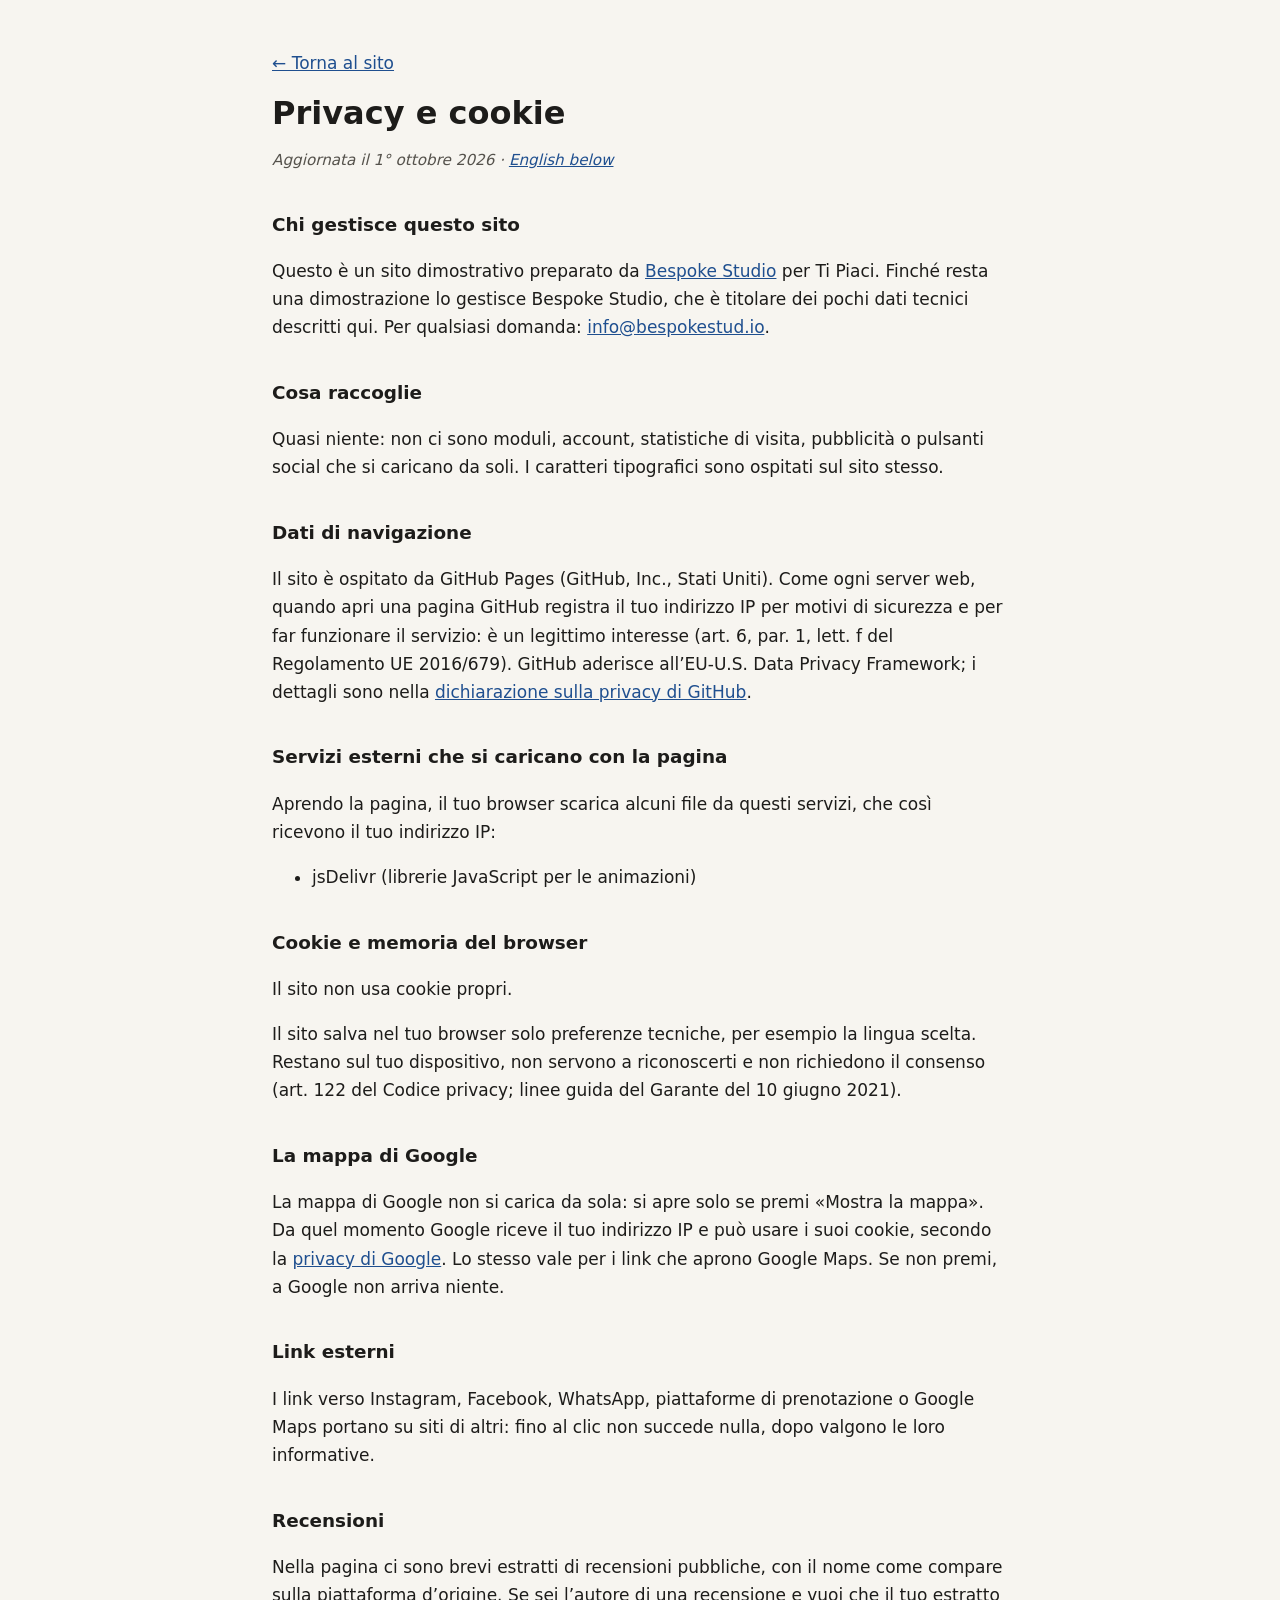
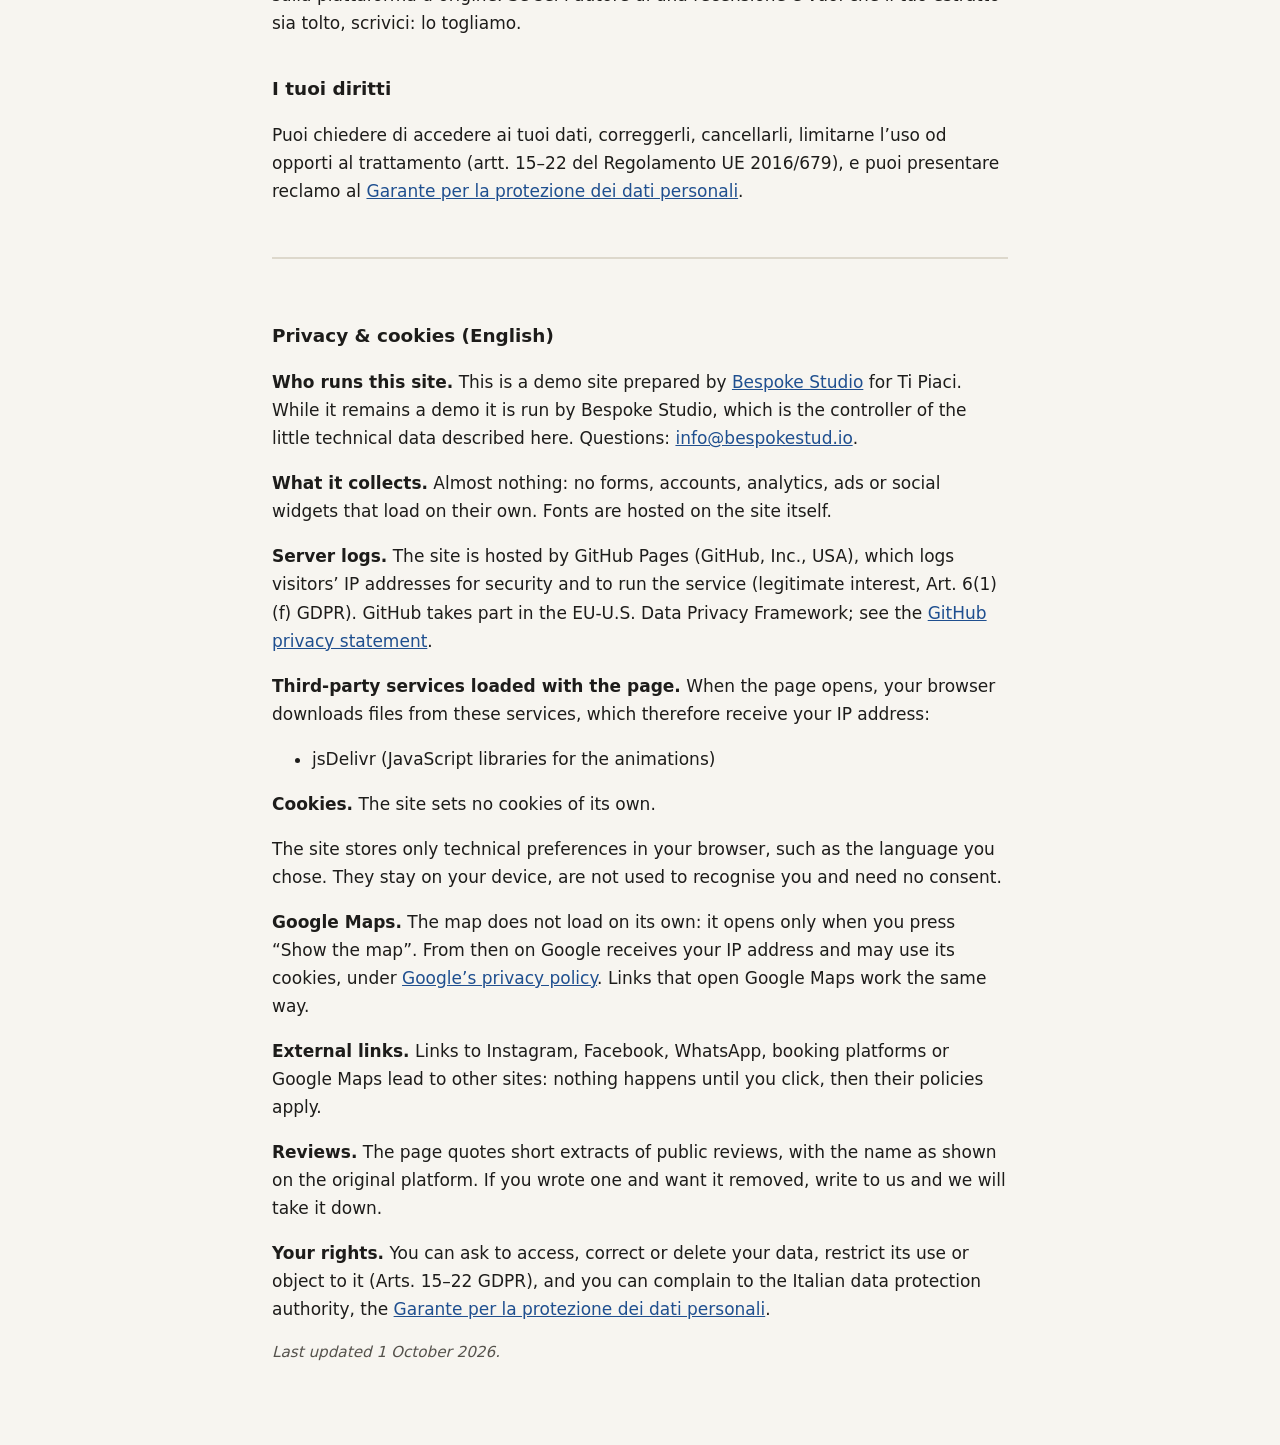
<file: privacy.html>
<!DOCTYPE html>
<html lang="it">
<head>
  <meta charset="UTF-8">
  <meta name="viewport" content="width=device-width, initial-scale=1.0">
  <meta name="robots" content="noindex">
  <title>Privacy e cookie · Ti Piaci</title>
  <meta name="description" content="Informativa privacy e cookie del sito Ti Piaci.">
  <style>
    body { margin: 0; background: #f7f5f0; color: #1d1c1a; font: 17px/1.65 system-ui, -apple-system, "Segoe UI", Roboto, sans-serif; }
    main { max-width: 46rem; margin: 0 auto; padding: 32px 20px 64px; }
    h1 { font-size: 2rem; line-height: 1.2; margin: 0.4em 0 0.2em; }
    h2 { font-size: 1.15rem; margin: 2em 0 0.4em; }
    a { color: #1f4f8f; }
    .data { color: #55524c; font-style: italic; font-size: 0.95rem; }
    .en { margin-top: 3em; padding-top: 1.5em; border-top: 2px solid #ddd8cc; }
    code { font-size: 0.9em; background: #ebe7dc; padding: 0 4px; border-radius: 3px; }
  </style>
</head>
<body>
<main>
  <p><a href="index.html">← Torna al sito</a></p>
  <h1>Privacy e cookie</h1>
  <p class="data">Aggiornata il 1° ottobre 2026 · <a href="#english" lang="en">English below</a></p>
  <h2>Chi gestisce questo sito</h2>
  <p>Questo è un sito dimostrativo preparato da <a href="https://bespokestud.io" rel="noopener">Bespoke Studio</a> per Ti Piaci. Finché resta una dimostrazione lo gestisce Bespoke Studio, che è titolare dei pochi dati tecnici descritti qui. Per qualsiasi domanda: <a href="mailto:info@bespokestud.io">info@bespokestud.io</a>.</p>
  <h2>Cosa raccoglie</h2>
  <p>Quasi niente: non ci sono moduli, account, statistiche di visita, pubblicità o pulsanti social che si caricano da soli. I caratteri tipografici sono ospitati sul sito stesso.</p>
  <h2>Dati di navigazione</h2>
  <p>Il sito è ospitato da GitHub Pages (GitHub, Inc., Stati Uniti). Come ogni server web, quando apri una pagina GitHub registra il tuo indirizzo IP per motivi di sicurezza e per far funzionare il servizio: è un legittimo interesse (art. 6, par. 1, lett. f del Regolamento UE 2016/679). GitHub aderisce all’EU-U.S. Data Privacy Framework; i dettagli sono nella <a href="https://docs.github.com/site-policy/privacy-policies/github-general-privacy-statement" rel="noopener">dichiarazione sulla privacy di GitHub</a>.</p>
  <h2>Servizi esterni che si caricano con la pagina</h2>
  <p>Aprendo la pagina, il tuo browser scarica alcuni file da questi servizi, che così ricevono il tuo indirizzo IP:</p>
  <ul><li>jsDelivr (librerie JavaScript per le animazioni)</li></ul>
  <h2>Cookie e memoria del browser</h2>
  <p>Il sito non usa cookie propri.</p>
  <p>Il sito salva nel tuo browser solo preferenze tecniche, per esempio la lingua scelta. Restano sul tuo dispositivo, non servono a riconoscerti e non richiedono il consenso (art. 122 del Codice privacy; linee guida del Garante del 10 giugno 2021).</p>
  <h2>La mappa di Google</h2>
  <p>La mappa di Google non si carica da sola: si apre solo se premi «Mostra la mappa». Da quel momento Google riceve il tuo indirizzo IP e può usare i suoi cookie, secondo la <a href="https://policies.google.com/privacy?hl=it" rel="noopener">privacy di Google</a>. Lo stesso vale per i link che aprono Google Maps. Se non premi, a Google non arriva niente.</p>
  <h2>Link esterni</h2>
  <p>I link verso Instagram, Facebook, WhatsApp, piattaforme di prenotazione o Google Maps portano su siti di altri: fino al clic non succede nulla, dopo valgono le loro informative.</p>
  <h2>Recensioni</h2>
  <p>Nella pagina ci sono brevi estratti di recensioni pubbliche, con il nome come compare sulla piattaforma d’origine. Se sei l’autore di una recensione e vuoi che il tuo estratto sia tolto, scrivici: lo togliamo.</p>
  <h2>I tuoi diritti</h2>
  <p>Puoi chiedere di accedere ai tuoi dati, correggerli, cancellarli, limitarne l’uso od opporti al trattamento (artt. 15–22 del Regolamento UE 2016/679), e puoi presentare reclamo al <a href="https://www.garanteprivacy.it" rel="noopener">Garante per la protezione dei dati personali</a>.</p>
  <div class="en" id="english" lang="en">
    <h2>Privacy &amp; cookies (English)</h2>
    <p><strong>Who runs this site.</strong> This is a demo site prepared by <a href="https://bespokestud.io" rel="noopener">Bespoke Studio</a> for Ti Piaci. While it remains a demo it is run by Bespoke Studio, which is the controller of the little technical data described here. Questions: <a href="mailto:info@bespokestud.io">info@bespokestud.io</a>.</p>
    <p><strong>What it collects.</strong> Almost nothing: no forms, accounts, analytics, ads or social widgets that load on their own. Fonts are hosted on the site itself.</p>
    <p><strong>Server logs.</strong> The site is hosted by GitHub Pages (GitHub, Inc., USA), which logs visitors’ IP addresses for security and to run the service (legitimate interest, Art. 6(1)(f) GDPR). GitHub takes part in the EU-U.S. Data Privacy Framework; see the <a href="https://docs.github.com/site-policy/privacy-policies/github-general-privacy-statement" rel="noopener">GitHub privacy statement</a>.</p>
    <p><strong>Third-party services loaded with the page.</strong> When the page opens, your browser downloads files from these services, which therefore receive your IP address:</p><ul><li>jsDelivr (JavaScript libraries for the animations)</li></ul>
    <p><strong>Cookies.</strong> The site sets no cookies of its own.</p>
    <p>The site stores only technical preferences in your browser, such as the language you chose. They stay on your device, are not used to recognise you and need no consent.</p>
    <p><strong>Google Maps.</strong> The map does not load on its own: it opens only when you press “Show the map”. From then on Google receives your IP address and may use its cookies, under <a href="https://policies.google.com/privacy?hl=en" rel="noopener">Google’s privacy policy</a>. Links that open Google Maps work the same way.</p>
    <p><strong>External links.</strong> Links to Instagram, Facebook, WhatsApp, booking platforms or Google Maps lead to other sites: nothing happens until you click, then their policies apply.</p>
    <p><strong>Reviews.</strong> The page quotes short extracts of public reviews, with the name as shown on the original platform. If you wrote one and want it removed, write to us and we will take it down.</p>
    <p><strong>Your rights.</strong> You can ask to access, correct or delete your data, restrict its use or object to it (Arts. 15–22 GDPR), and you can complain to the Italian data protection authority, the <a href="https://www.garanteprivacy.it" rel="noopener">Garante per la protezione dei dati personali</a>.</p>
    <p class="data">Last updated 1 October 2026.</p>
  </div>
</main>
</body>
</html>
</file>
